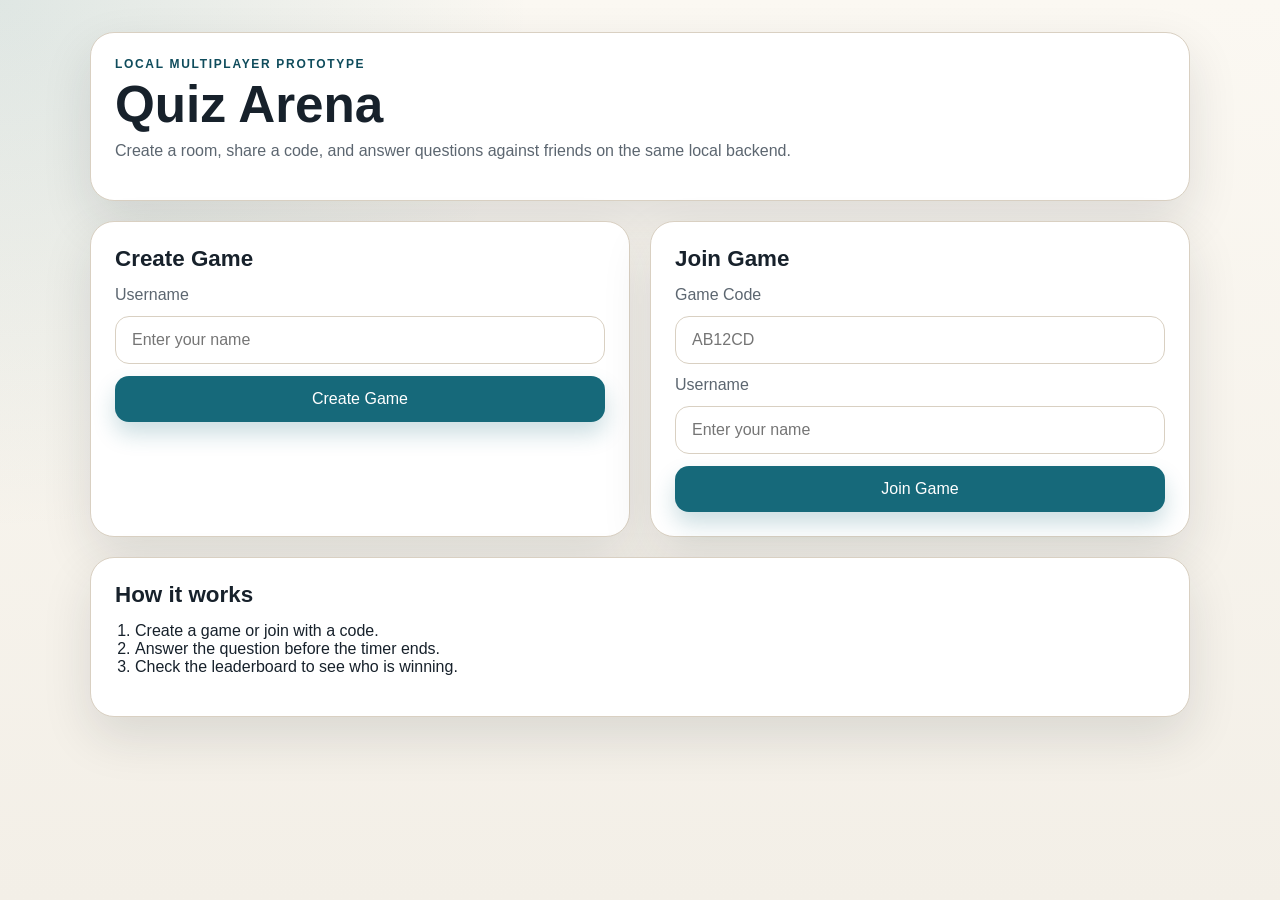
<file: index.html>
<!DOCTYPE html>
<html lang="en">
<head>
  <meta charset="UTF-8" />
  <meta name="viewport" content="width=device-width, initial-scale=1.0" />
  <title>Quiz Arena</title>
  <link rel="stylesheet" href="styles.css" />
</head>
<body>
  <main class="shell home-shell">
    <section class="hero card">
      <p class="eyebrow">Local multiplayer prototype</p>
      <h1>Quiz Arena</h1>
      <p class="hero-copy">Create a room, share a code, and answer questions against friends on the same local backend.</p>
    </section>

    <section class="grid-two">
      <article class="card form-card">
        <h2>Create Game</h2>
        <form id="createGameForm">
          <label for="createUsername">Username</label>
          <input id="createUsername" name="createUsername" type="text" placeholder="Enter your name" required />
          <button type="submit">Create Game</button>
        </form>
      </article>

      <article class="card form-card">
        <h2>Join Game</h2>
        <form id="joinGameForm">
          <label for="gameCode">Game Code</label>
          <input id="gameCode" name="gameCode" type="text" placeholder="AB12CD" maxlength="6" required />
          <label for="joinUsername">Username</label>
          <input id="joinUsername" name="joinUsername" type="text" placeholder="Enter your name" required />
          <button type="submit">Join Game</button>
        </form>
      </article>
    </section>

    <section class="card info-card">
      <h2>How it works</h2>
      <ol>
        <li>Create a game or join with a code.</li>
        <li>Answer the question before the timer ends.</li>
        <li>Check the leaderboard to see who is winning.</li>
      </ol>
    </section>
  </main>

  <script type="module" src="app.js"></script>
</body>
</html>
</file>
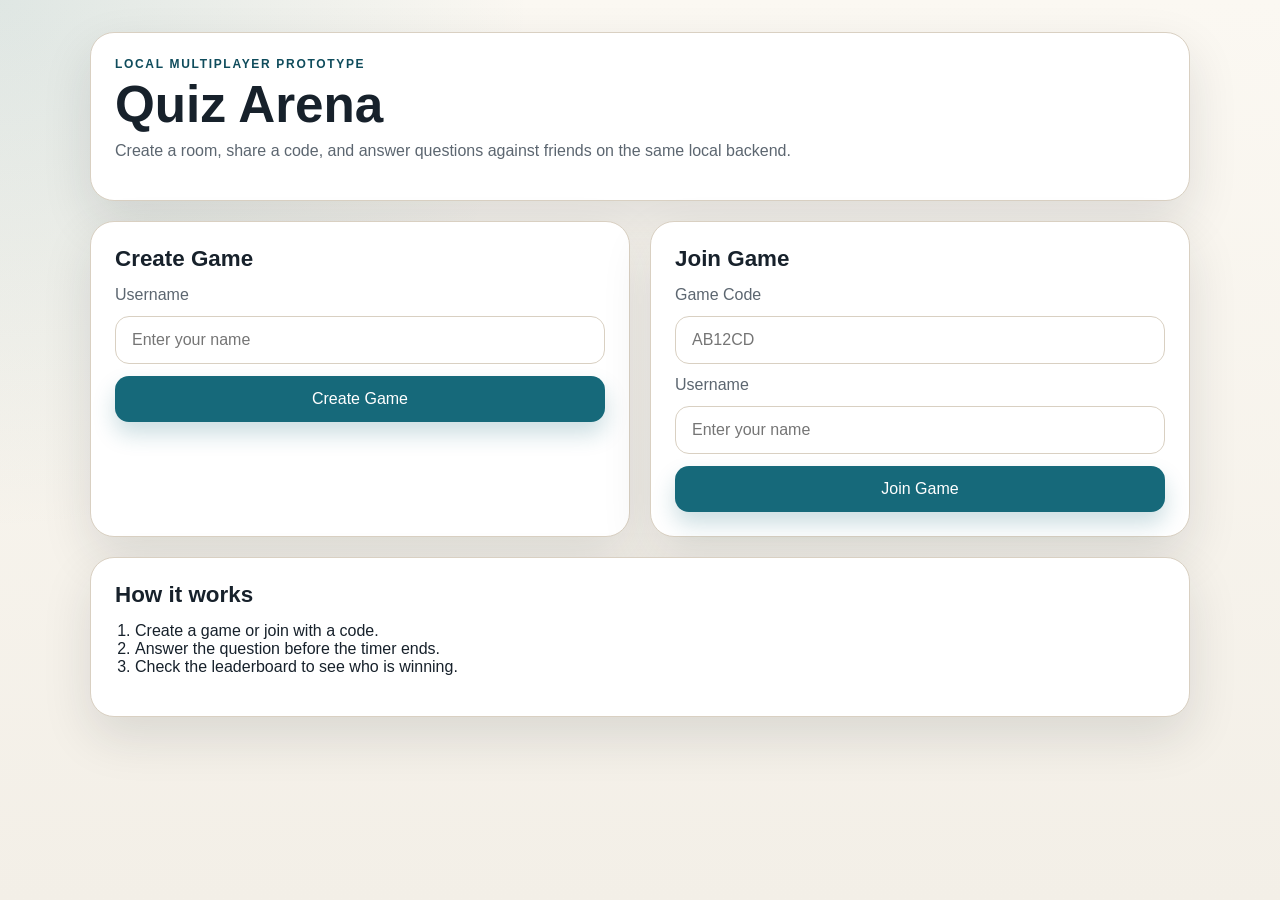
<file: مشروع/frontend/index.html>
<!DOCTYPE html>
<html lang="en">
<head>
  <meta charset="UTF-8" />
  <meta name="viewport" content="width=device-width, initial-scale=1.0" />
  <title>Quiz Arena</title>
  <link rel="stylesheet" href="styles.css" />
</head>
<body>
  <main class="shell home-shell">
    <section class="hero card">
      <p class="eyebrow">Local multiplayer prototype</p>
      <h1>Quiz Arena</h1>
      <p class="hero-copy">Create a room, share a code, and answer questions against friends on the same local backend.</p>
    </section>

    <section class="grid-two">
      <article class="card form-card">
        <h2>Create Game</h2>
        <form id="createGameForm">
          <label for="createUsername">Username</label>
          <input id="createUsername" name="createUsername" type="text" placeholder="Enter your name" required />
          <button type="submit">Create Game</button>
        </form>
      </article>

      <article class="card form-card">
        <h2>Join Game</h2>
        <form id="joinGameForm">
          <label for="gameCode">Game Code</label>
          <input id="gameCode" name="gameCode" type="text" placeholder="AB12CD" maxlength="6" required />
          <label for="joinUsername">Username</label>
          <input id="joinUsername" name="joinUsername" type="text" placeholder="Enter your name" required />
          <button type="submit">Join Game</button>
        </form>
      </article>
    </section>

    <section class="card info-card">
      <h2>How it works</h2>
      <ol>
        <li>Create a game or join with a code.</li>
        <li>Answer the question before the timer ends.</li>
        <li>Check the leaderboard to see who is winning.</li>
      </ol>
    </section>
  </main>

  <script type="module" src="app.js"></script>
</body>
</html>
</file>
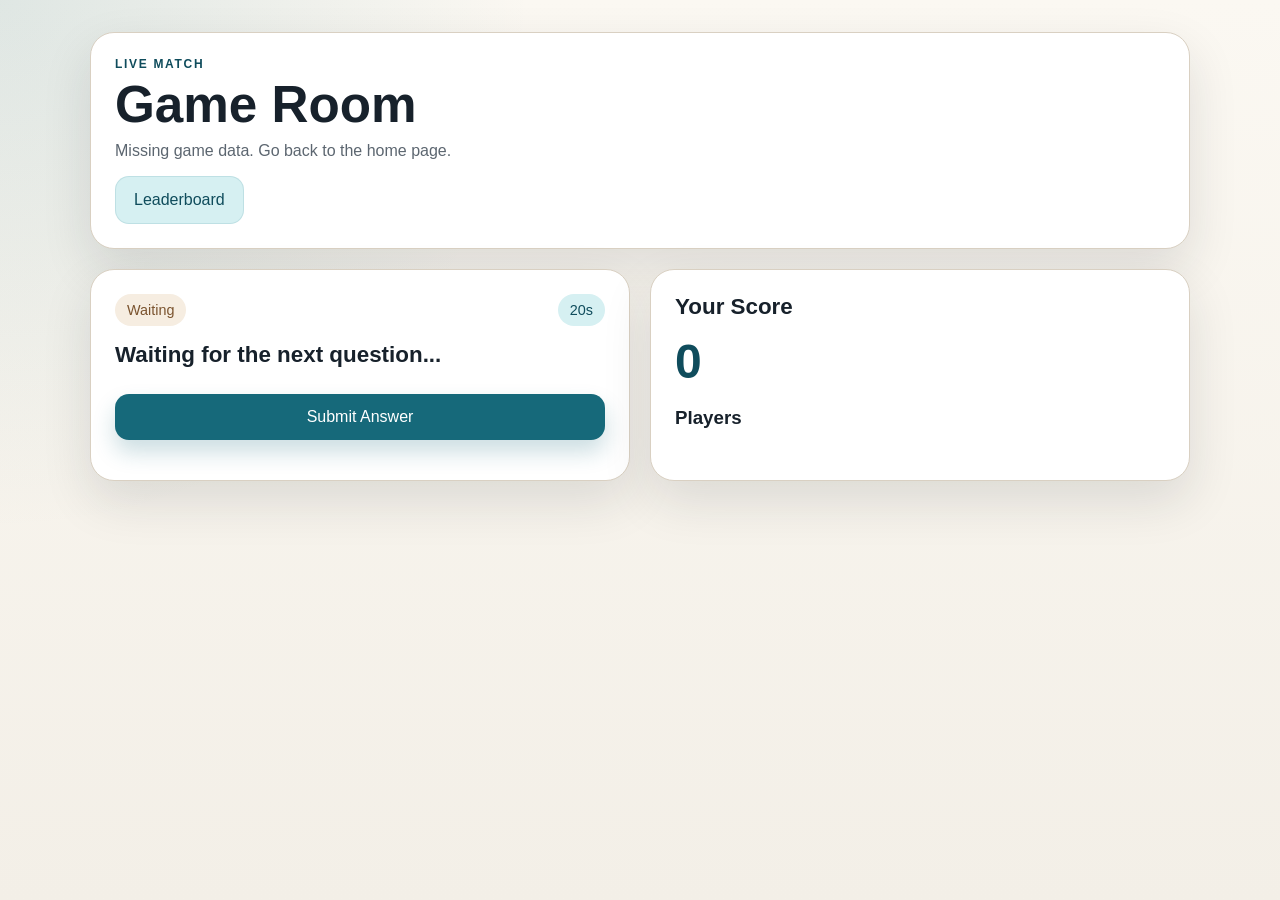
<file: game.html>
<!DOCTYPE html>
<html lang="en">
<head>
  <meta charset="UTF-8" />
  <meta name="viewport" content="width=device-width, initial-scale=1.0" />
  <title>Quiz Arena - Game</title>
  <link rel="stylesheet" href="styles.css" />
</head>
<body>
  <main class="shell game-shell">
    <header class="card game-header">
      <div>
        <p class="eyebrow">Live match</p>
        <h1>Game Room</h1>
        <p id="roomMeta">Loading room...</p>
      </div>
      <a class="secondary-link" href="leaderboard.html">Leaderboard</a>
    </header>

    <section class="grid-two">
      <article class="card question-card">
        <div class="status-row">
          <span id="gameStatus" class="status-pill">Waiting</span>
          <span id="timer" class="timer-pill">20s</span>
        </div>
        <h2 id="questionText">Waiting for the next question...</h2>
        <form id="answerForm" class="answers-form">
          <div id="answerOptions" class="answer-list"></div>
          <button type="submit">Submit Answer</button>
        </form>
        <p id="answerFeedback" class="feedback"></p>
      </article>

      <aside class="card score-card">
        <h2>Your Score</h2>
        <p id="playerScore" class="score-value">0</p>
        <h3>Players</h3>
        <ul id="playerList" class="player-list"></ul>
      </aside>
    </section>
  </main>

  <script type="module" src="game.js"></script>
</body>
</html>
</file>
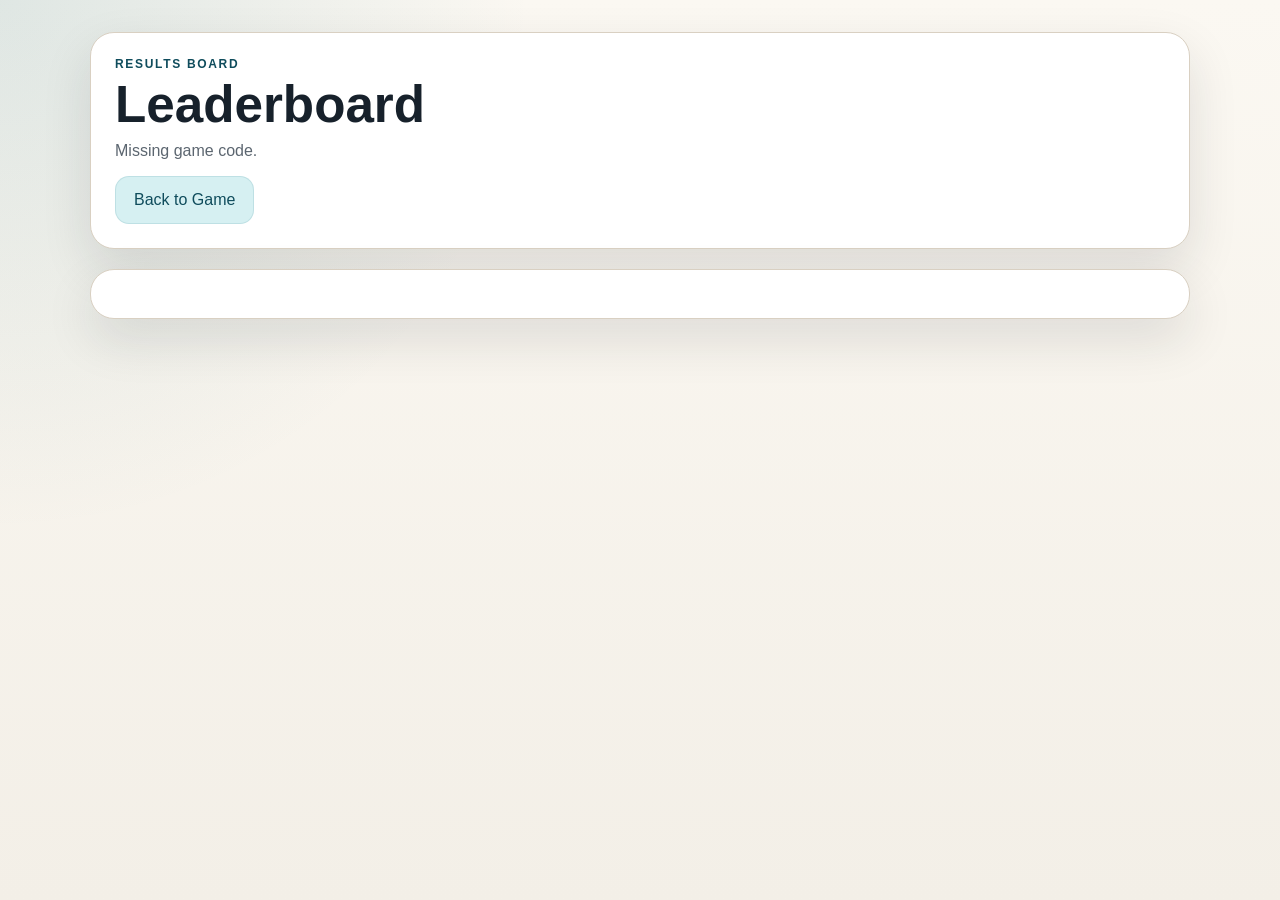
<file: leaderboard.html>
<!DOCTYPE html>
<html lang="en">
<head>
  <meta charset="UTF-8" />
  <meta name="viewport" content="width=device-width, initial-scale=1.0" />
  <title>Quiz Arena - Leaderboard</title>
  <link rel="stylesheet" href="styles.css" />
</head>
<body>
  <main class="shell leaderboard-shell">
    <header class="card leaderboard-header">
      <div>
        <p class="eyebrow">Results board</p>
        <h1>Leaderboard</h1>
        <p id="leaderboardMeta">Loading scores...</p>
      </div>
      <a class="secondary-link" href="game.html">Back to Game</a>
    </header>

    <section class="card leaderboard-card">
      <ol id="leaderboardList" class="leaderboard-list"></ol>
    </section>
  </main>

  <script type="module" src="leaderboard.js"></script>
</body>
</html>
</file>
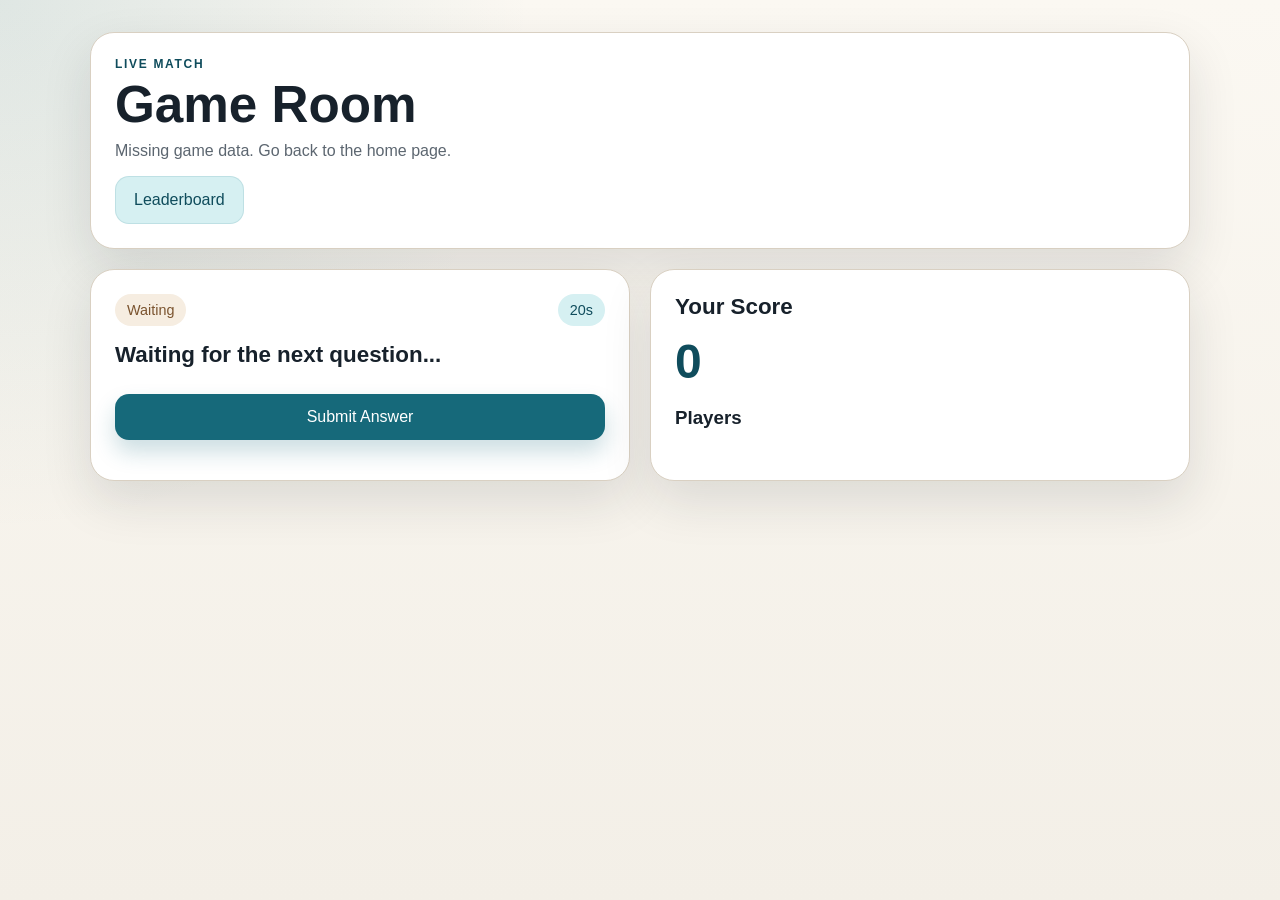
<file: مشروع/frontend/game.html>
<!DOCTYPE html>
<html lang="en">
<head>
  <meta charset="UTF-8" />
  <meta name="viewport" content="width=device-width, initial-scale=1.0" />
  <title>Quiz Arena - Game</title>
  <link rel="stylesheet" href="styles.css" />
</head>
<body>
  <main class="shell game-shell">
    <header class="card game-header">
      <div>
        <p class="eyebrow">Live match</p>
        <h1>Game Room</h1>
        <p id="roomMeta">Loading room...</p>
      </div>
      <a class="secondary-link" href="leaderboard.html">Leaderboard</a>
    </header>

    <section class="grid-two">
      <article class="card question-card">
        <div class="status-row">
          <span id="gameStatus" class="status-pill">Waiting</span>
          <span id="timer" class="timer-pill">20s</span>
        </div>
        <h2 id="questionText">Waiting for the next question...</h2>
        <form id="answerForm" class="answers-form">
          <div id="answerOptions" class="answer-list"></div>
          <button type="submit">Submit Answer</button>
        </form>
        <p id="answerFeedback" class="feedback"></p>
      </article>

      <aside class="card score-card">
        <h2>Your Score</h2>
        <p id="playerScore" class="score-value">0</p>
        <h3>Players</h3>
        <ul id="playerList" class="player-list"></ul>
      </aside>
    </section>
  </main>

  <script type="module" src="game.js"></script>
</body>
</html>
</file>
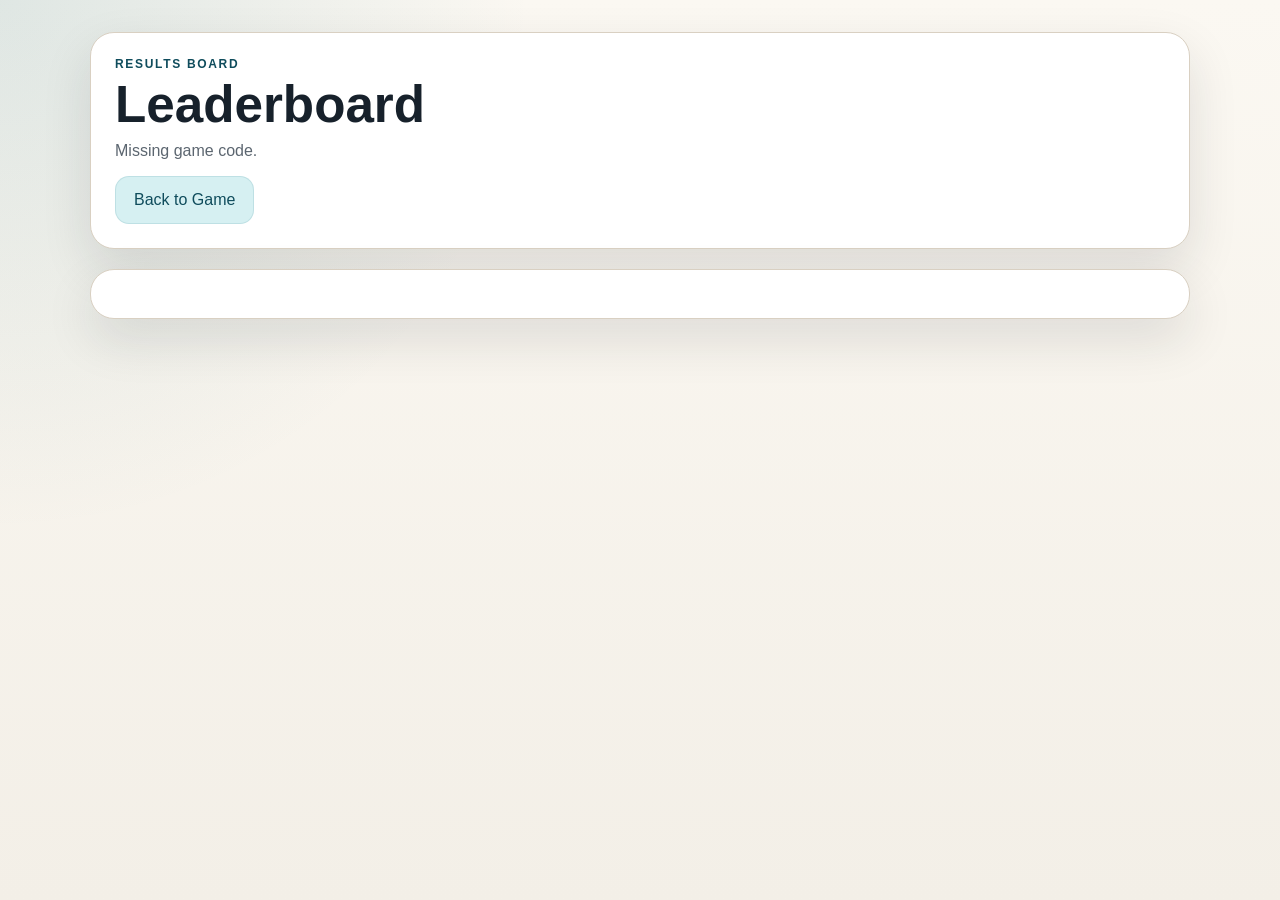
<file: مشروع/frontend/leaderboard.html>
<!DOCTYPE html>
<html lang="en">
<head>
  <meta charset="UTF-8" />
  <meta name="viewport" content="width=device-width, initial-scale=1.0" />
  <title>Quiz Arena - Leaderboard</title>
  <link rel="stylesheet" href="styles.css" />
</head>
<body>
  <main class="shell leaderboard-shell">
    <header class="card leaderboard-header">
      <div>
        <p class="eyebrow">Results board</p>
        <h1>Leaderboard</h1>
        <p id="leaderboardMeta">Loading scores...</p>
      </div>
      <a class="secondary-link" href="game.html">Back to Game</a>
    </header>

    <section class="card leaderboard-card">
      <ol id="leaderboardList" class="leaderboard-list"></ol>
    </section>
  </main>

  <script type="module" src="leaderboard.js"></script>
</body>
</html>
</file>
<file: styles.css>
:root {
  --bg: #f3efe7;
  --panel: #ffffff;
  --text: #17212b;
  --muted: #5c6670;
  --accent: #16697a;
  --accent-strong: #0f4c5c;
  --accent-soft: #d6f0f2;
  --border: #d9d0c2;
  --shadow: 0 20px 50px rgba(23, 33, 43, 0.12);
}

* {
  box-sizing: border-box;
}

body {
  margin: 0;
  font-family: Arial, Helvetica, sans-serif;
  color: var(--text);
  background:
    radial-gradient(circle at top left, rgba(22, 105, 122, 0.12), transparent 34%),
    linear-gradient(180deg, #fbf8f2 0%, var(--bg) 100%);
  min-height: 100vh;
}

a {
  color: inherit;
  text-decoration: none;
}

.shell {
  width: min(1100px, calc(100% - 32px));
  margin: 0 auto;
  padding: 32px 0 48px;
}

.home-shell,
.game-shell,
.leaderboard-shell {
  display: grid;
  gap: 20px;
}

.card {
  background: var(--panel);
  border: 1px solid var(--border);
  border-radius: 24px;
  box-shadow: var(--shadow);
}

.hero,
.game-header,
.leaderboard-header,
.info-card,
.leaderboard-card,
.question-card,
.score-card,
.form-card {
  padding: 24px;
}

.eyebrow {
  margin: 0 0 8px;
  text-transform: uppercase;
  letter-spacing: 0.14em;
  font-size: 0.75rem;
  color: var(--accent-strong);
  font-weight: 700;
}

h1,
h2,
h3,
p,
ol,
ul {
  margin-top: 0;
}

h1 {
  font-size: clamp(2.25rem, 4vw, 4rem);
  line-height: 1;
  margin-bottom: 12px;
}

h2 {
  margin-bottom: 14px;
  font-size: 1.4rem;
}

h3 {
  margin-bottom: 10px;
}

.hero-copy,
#roomMeta,
#leaderboardMeta,
.feedback,
label {
  color: var(--muted);
}

.grid-two {
  display: grid;
  grid-template-columns: repeat(2, minmax(0, 1fr));
  gap: 20px;
}

form {
  display: grid;
  gap: 12px;
}

input,
button,
.secondary-link {
  border-radius: 14px;
  font: inherit;
}

input {
  border: 1px solid var(--border);
  padding: 14px 16px;
  background: #fff;
}

button,
.secondary-link {
  display: inline-flex;
  align-items: center;
  justify-content: center;
  padding: 14px 18px;
  border: none;
  cursor: pointer;
  transition: transform 0.18s ease, box-shadow 0.18s ease, background 0.18s ease;
}

button {
  background: var(--accent);
  color: #fff;
  box-shadow: 0 12px 22px rgba(22, 105, 122, 0.22);
}

button:hover,
.secondary-link:hover {
  transform: translateY(-1px);
}

button:hover {
  background: var(--accent-strong);
}

.secondary-link {
  background: var(--accent-soft);
  color: var(--accent-strong);
  border: 1px solid rgba(22, 105, 122, 0.12);
}

.status-row {
  display: flex;
  justify-content: space-between;
  gap: 12px;
  margin-bottom: 16px;
}

.status-pill,
.timer-pill {
  display: inline-flex;
  align-items: center;
  padding: 8px 12px;
  border-radius: 999px;
  font-size: 0.9rem;
}

.status-pill {
  background: #f6ede1;
  color: #7a532e;
}

.timer-pill {
  background: var(--accent-soft);
  color: var(--accent-strong);
}

.answer-list,
.leaderboard-list,
.player-list {
  display: grid;
  gap: 10px;
  padding: 0;
  margin: 0;
  list-style: none;
}

.answer-option,
.leaderboard-item,
.player-item {
  border: 1px solid var(--border);
  border-radius: 16px;
  padding: 12px 14px;
  background: #fff;
}

.answer-option {
  display: flex;
  align-items: center;
  gap: 10px;
  cursor: pointer;
}

.score-value {
  font-size: 3rem;
  font-weight: 800;
  color: var(--accent-strong);
  margin-bottom: 18px;
}

ol {
  padding-left: 20px;
}

@media (max-width: 860px) {
  .grid-two {
    grid-template-columns: 1fr;
  }

  .shell {
    width: min(100% - 20px, 1100px);
    padding-top: 20px;
  }
}
</file>
<file: مشروع/frontend/styles.css>
:root {
  --bg: #f3efe7;
  --panel: #ffffff;
  --text: #17212b;
  --muted: #5c6670;
  --accent: #16697a;
  --accent-strong: #0f4c5c;
  --accent-soft: #d6f0f2;
  --border: #d9d0c2;
  --shadow: 0 20px 50px rgba(23, 33, 43, 0.12);
}

* {
  box-sizing: border-box;
}

body {
  margin: 0;
  font-family: Arial, Helvetica, sans-serif;
  color: var(--text);
  background:
    radial-gradient(circle at top left, rgba(22, 105, 122, 0.12), transparent 34%),
    linear-gradient(180deg, #fbf8f2 0%, var(--bg) 100%);
  min-height: 100vh;
}

a {
  color: inherit;
  text-decoration: none;
}

.shell {
  width: min(1100px, calc(100% - 32px));
  margin: 0 auto;
  padding: 32px 0 48px;
}

.home-shell,
.game-shell,
.leaderboard-shell {
  display: grid;
  gap: 20px;
}

.card {
  background: var(--panel);
  border: 1px solid var(--border);
  border-radius: 24px;
  box-shadow: var(--shadow);
}

.hero,
.game-header,
.leaderboard-header,
.info-card,
.leaderboard-card,
.question-card,
.score-card,
.form-card {
  padding: 24px;
}

.eyebrow {
  margin: 0 0 8px;
  text-transform: uppercase;
  letter-spacing: 0.14em;
  font-size: 0.75rem;
  color: var(--accent-strong);
  font-weight: 700;
}

h1,
h2,
h3,
p,
ol,
ul {
  margin-top: 0;
}

h1 {
  font-size: clamp(2.25rem, 4vw, 4rem);
  line-height: 1;
  margin-bottom: 12px;
}

h2 {
  margin-bottom: 14px;
  font-size: 1.4rem;
}

h3 {
  margin-bottom: 10px;
}

.hero-copy,
#roomMeta,
#leaderboardMeta,
.feedback,
label {
  color: var(--muted);
}

.grid-two {
  display: grid;
  grid-template-columns: repeat(2, minmax(0, 1fr));
  gap: 20px;
}

form {
  display: grid;
  gap: 12px;
}

input,
button,
.secondary-link {
  border-radius: 14px;
  font: inherit;
}

input {
  border: 1px solid var(--border);
  padding: 14px 16px;
  background: #fff;
}

button,
.secondary-link {
  display: inline-flex;
  align-items: center;
  justify-content: center;
  padding: 14px 18px;
  border: none;
  cursor: pointer;
  transition: transform 0.18s ease, box-shadow 0.18s ease, background 0.18s ease;
}

button {
  background: var(--accent);
  color: #fff;
  box-shadow: 0 12px 22px rgba(22, 105, 122, 0.22);
}

button:hover,
.secondary-link:hover {
  transform: translateY(-1px);
}

button:hover {
  background: var(--accent-strong);
}

.secondary-link {
  background: var(--accent-soft);
  color: var(--accent-strong);
  border: 1px solid rgba(22, 105, 122, 0.12);
}

.status-row {
  display: flex;
  justify-content: space-between;
  gap: 12px;
  margin-bottom: 16px;
}

.status-pill,
.timer-pill {
  display: inline-flex;
  align-items: center;
  padding: 8px 12px;
  border-radius: 999px;
  font-size: 0.9rem;
}

.status-pill {
  background: #f6ede1;
  color: #7a532e;
}

.timer-pill {
  background: var(--accent-soft);
  color: var(--accent-strong);
}

.answer-list,
.leaderboard-list,
.player-list {
  display: grid;
  gap: 10px;
  padding: 0;
  margin: 0;
  list-style: none;
}

.answer-option,
.leaderboard-item,
.player-item {
  border: 1px solid var(--border);
  border-radius: 16px;
  padding: 12px 14px;
  background: #fff;
}

.answer-option {
  display: flex;
  align-items: center;
  gap: 10px;
  cursor: pointer;
}

.score-value {
  font-size: 3rem;
  font-weight: 800;
  color: var(--accent-strong);
  margin-bottom: 18px;
}

ol {
  padding-left: 20px;
}

@media (max-width: 860px) {
  .grid-two {
    grid-template-columns: 1fr;
  }

  .shell {
    width: min(100% - 20px, 1100px);
    padding-top: 20px;
  }
}
</file>
